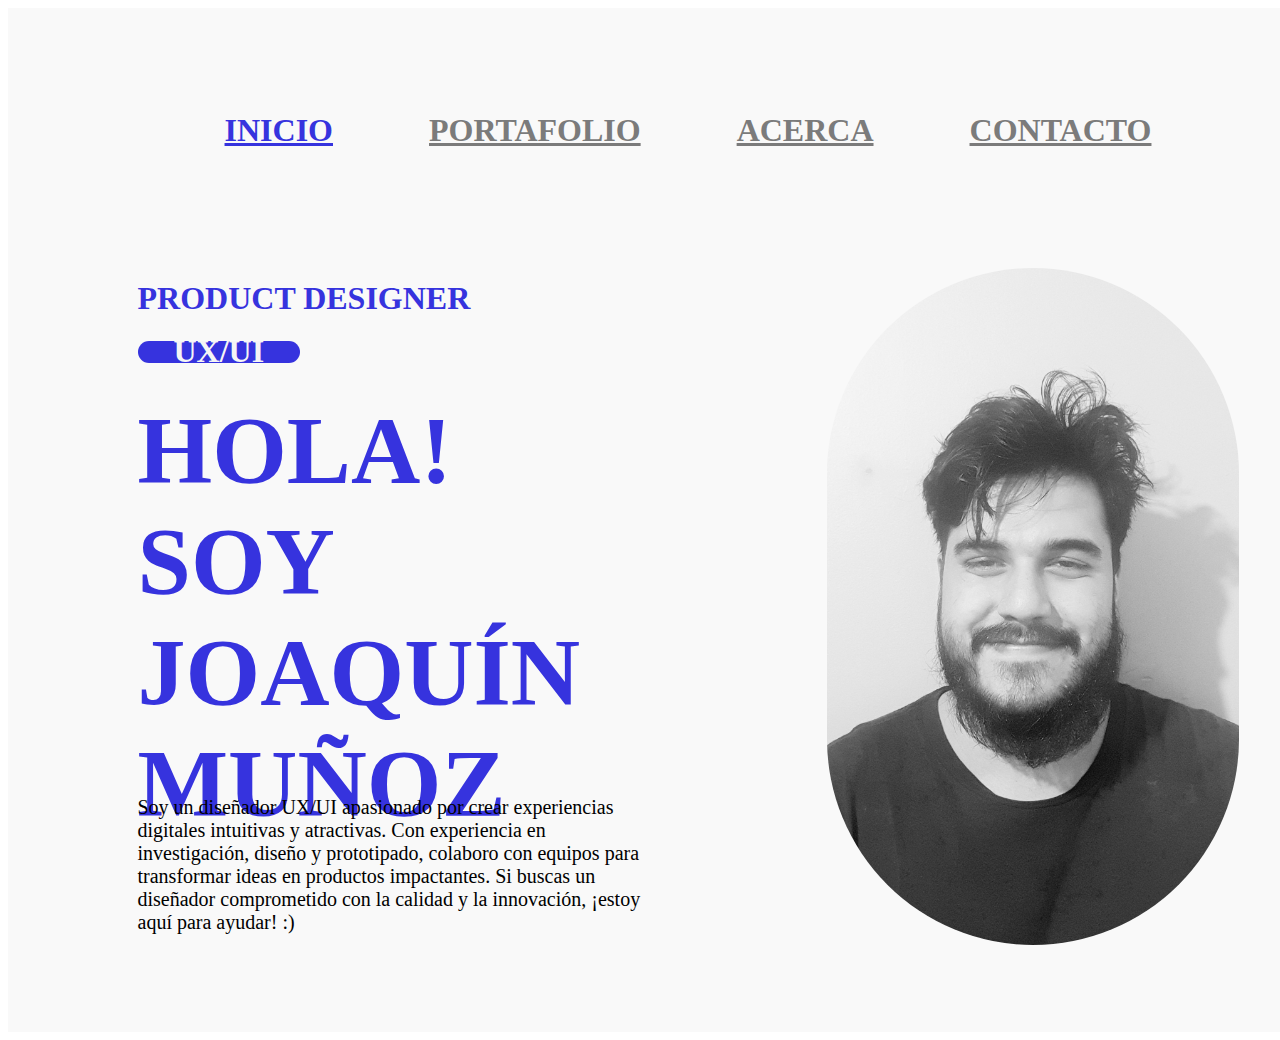
<file: index.html>
<!DOCTYPE html>
<html lang="es">
  <head>
    <meta charset="UTF-8" />
    <meta name="viewport" content="width=device-width, initial-scale=1.0" />
    <title>Joaquín Muñoz Quiroz</title>
    <link rel="stylesheet" href="inicio.css" />
  </head>
  <body>
    <div class="container">
      <div class="nav">
        <div class="nav-item">
          <a href="index.html" class="nav-text active">INICIO</a>
        </div>
        <div class="nav-item">
          <a href="portafolio.html" class="nav-text">PORTAFOLIO</a>
        </div>
        <div class="nav-item">
          <a href="acerca.html" class="nav-text">ACERCA</a>
        </div>
        <div class="nav-item">
          <a href="contacto.html" class="nav-text">CONTACTO</a>
        </div>
      </div>
      <div class="content">
        <div class="left-section">
          <div class="title">PRODUCT DESIGNER</div>
          <div class="description">
            <div class="badge">
              <div class="badge-text">UX/UI</div>
            </div>
            <div class="headline">HOLA! SOY <br />JOAQUÍN <br />MUÑOZ</div>
          </div>
          <div class="bio">
            Soy un diseñador UX/UI apasionado por crear experiencias digitales
            intuitivas y atractivas. Con experiencia en investigación, diseño y
            prototipado, colaboro con equipos para transformar ideas en
            productos impactantes. Si buscas un diseñador comprometido con la
            calidad y la innovación, ¡estoy aquí para ayudar! :)
          </div>
        </div>
        <img
          class="profile-image"
          src="profilepicture.jpg"
          alt="Imagen de Joaquín Muñoz"
        />
      </div>
    </div>
  </body>
</html>
</file>
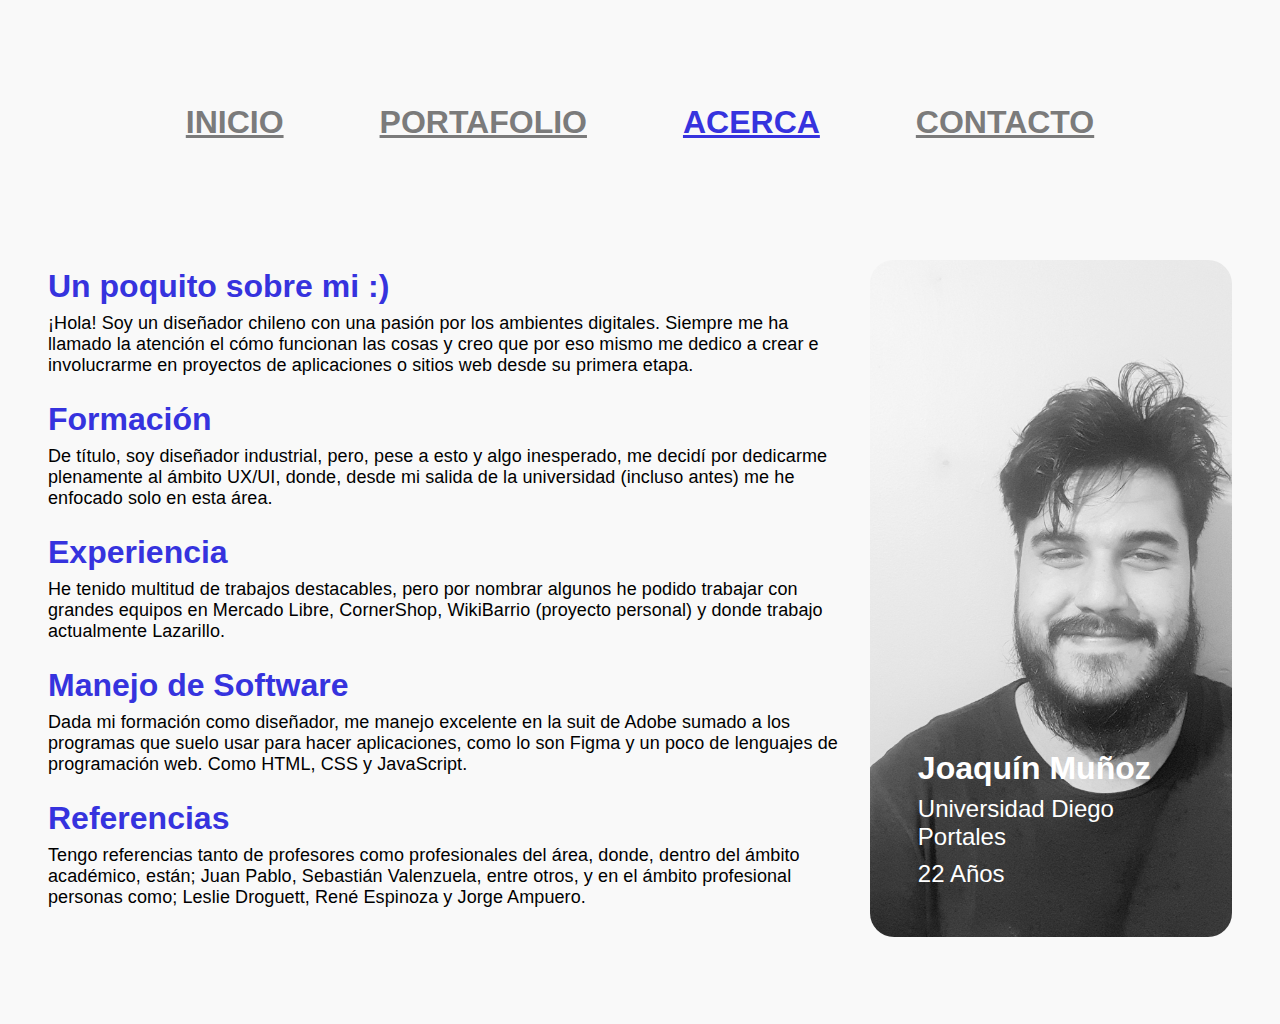
<file: acerca.html>
<!DOCTYPE html>
<html lang="es">
  <head>
    <meta charset="UTF-8" />
    <meta name="viewport" content="width=device-width, initial-scale=1.0" />
    <title>Joaquín Muñoz Quiroz</title>
    <link rel="stylesheet" href="acerca.css" />
  </head>
  <body>
    <div class="container">
      <div class="nav">
        <div class="nav-item">
          <a href="index.html" class="nav-text">INICIO</a>
        </div>
        <div class="nav-item">
          <a href="portafolio.html" class="nav-text">PORTAFOLIO</a>
        </div>
        <div class="nav-item">
          <a href="acerca.html" class="nav-text active">ACERCA</a>
        </div>
        <div class="nav-item">
          <a href="contacto.html" class="nav-text">CONTACTO</a>
        </div>
      </div>
      <div class="content">
        <div class="bio">
          <div class="bio-section">
            <div class="bio-title">Un poquito sobre mi :)</div>
            <div class="bio-text">
              ¡Hola! Soy un diseñador chileno con una pasión por los ambientes
              digitales. Siempre me ha llamado la atención el cómo funcionan las
              cosas y creo que por eso mismo me dedico a crear e involucrarme en
              proyectos de aplicaciones o sitios web desde su primera etapa.
            </div>
          </div>
          <div class="bio-section">
            <div class="bio-title">Formación</div>
            <div class="bio-text">
              De título, soy diseñador industrial, pero, pese a esto y algo
              inesperado, me decidí por dedicarme plenamente al ámbito UX/UI,
              donde, desde mi salida de la universidad (incluso antes) me he
              enfocado solo en esta área.
            </div>
          </div>
          <div class="bio-section">
            <div class="bio-title">Experiencia</div>
            <div class="bio-text">
              He tenido multitud de trabajos destacables, pero por nombrar
              algunos he podido trabajar con grandes equipos en Mercado Libre,
              CornerShop, WikiBarrio (proyecto personal) y donde trabajo
              actualmente Lazarillo.
            </div>
          </div>
          <div class="bio-section">
            <div class="bio-title">Manejo de Software</div>
            <div class="bio-text">
              Dada mi formación como diseñador, me manejo excelente en la suit
              de Adobe sumado a los programas que suelo usar para hacer
              aplicaciones, como lo son Figma y un poco de lenguajes de
              programación web. Como HTML, CSS y JavaScript.
            </div>
          </div>
          <div class="bio-section">
            <div class="bio-title">Referencias</div>
            <div class="bio-text">
              Tengo referencias tanto de profesores como profesionales del área,
              donde, dentro del ámbito académico, están; Juan Pablo, Sebastián
              Valenzuela, entre otros, y en el ámbito profesional personas como;
              Leslie Droguett, René Espinoza y Jorge Ampuero.
            </div>
          </div>
        </div>
        <div class="sidebar" style="background-image: url(profilepicture.jpg)">
          <div class="sidebar-title">Joaquín Muñoz</div>
          <div class="sidebar-content">
            <div class="sidebar-text">Universidad Diego Portales</div>
            <div class="sidebar-text">22 Años</div>
          </div>
        </div>
      </div>
    </div>
  </body>
</html>
</file>
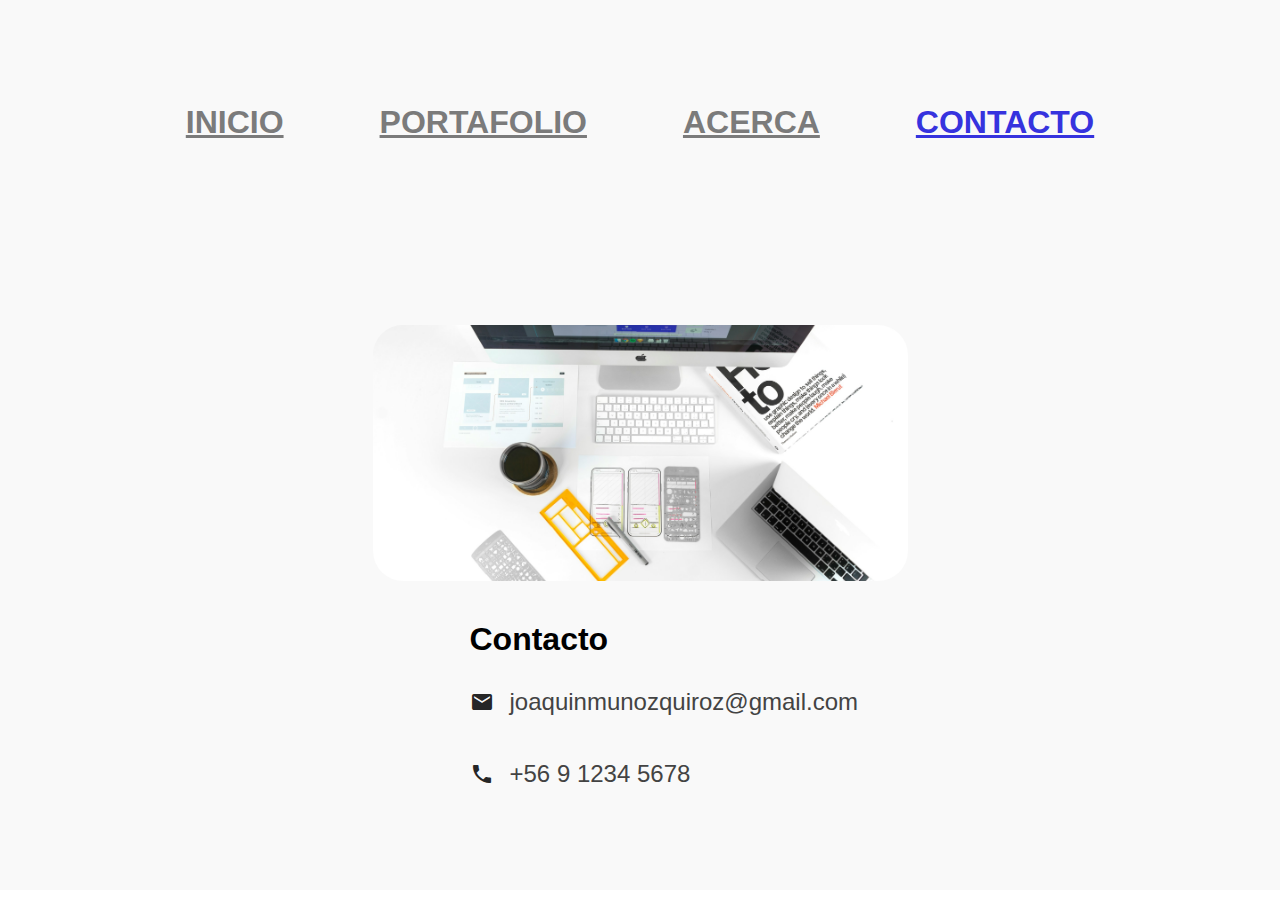
<file: contacto.html>
<!DOCTYPE html>
<html lang="es">
  <head>
    <meta charset="UTF-8" />
    <meta name="viewport" content="width=device-width, initial-scale=1.0" />
    <title>Joaquín Muñoz Quiroz</title>
    <link rel="stylesheet" href="contacto.css" />
    <link
      rel="stylesheet"
      href="https://fonts.googleapis.com/icon?family=Material+Icons"
    />
  </head>
  <body>
    <div class="container">
      <div class="nav">
        <div class="nav-item">
          <a href="index.html" class="nav-text">INICIO</a>
        </div>
        <div class="nav-item">
          <a href="portafolio.html" class="nav-text">PORTAFOLIO</a>
        </div>
        <div class="nav-item">
          <a href="acerca.html" class="nav-text">ACERCA</a>
        </div>
        <div class="nav-item">
          <a href="contacto.html" class="nav-text active">CONTACTO</a>
        </div>
      </div>
      <div class="content">
        <img
          class="profile-image"
          src="contactopicture.jpg"
          alt="Imagen de contacto"
        />
        <div class="contact">
          <div class="contact-title">Contacto</div>
          <div class="contact-details">
            <div class="contact-item">
              <i class="material-icons contact-icon">email</i>
              <div class="contact-text">joaquinmunozquiroz@gmail.com</div>
            </div>
            <div class="contact-item">
              <i class="material-icons contact-icon">phone</i>
              <div class="contact-text">+56 9 1234 5678</div>
            </div>
          </div>
        </div>
      </div>
    </div>
  </body>
</html>
</file>
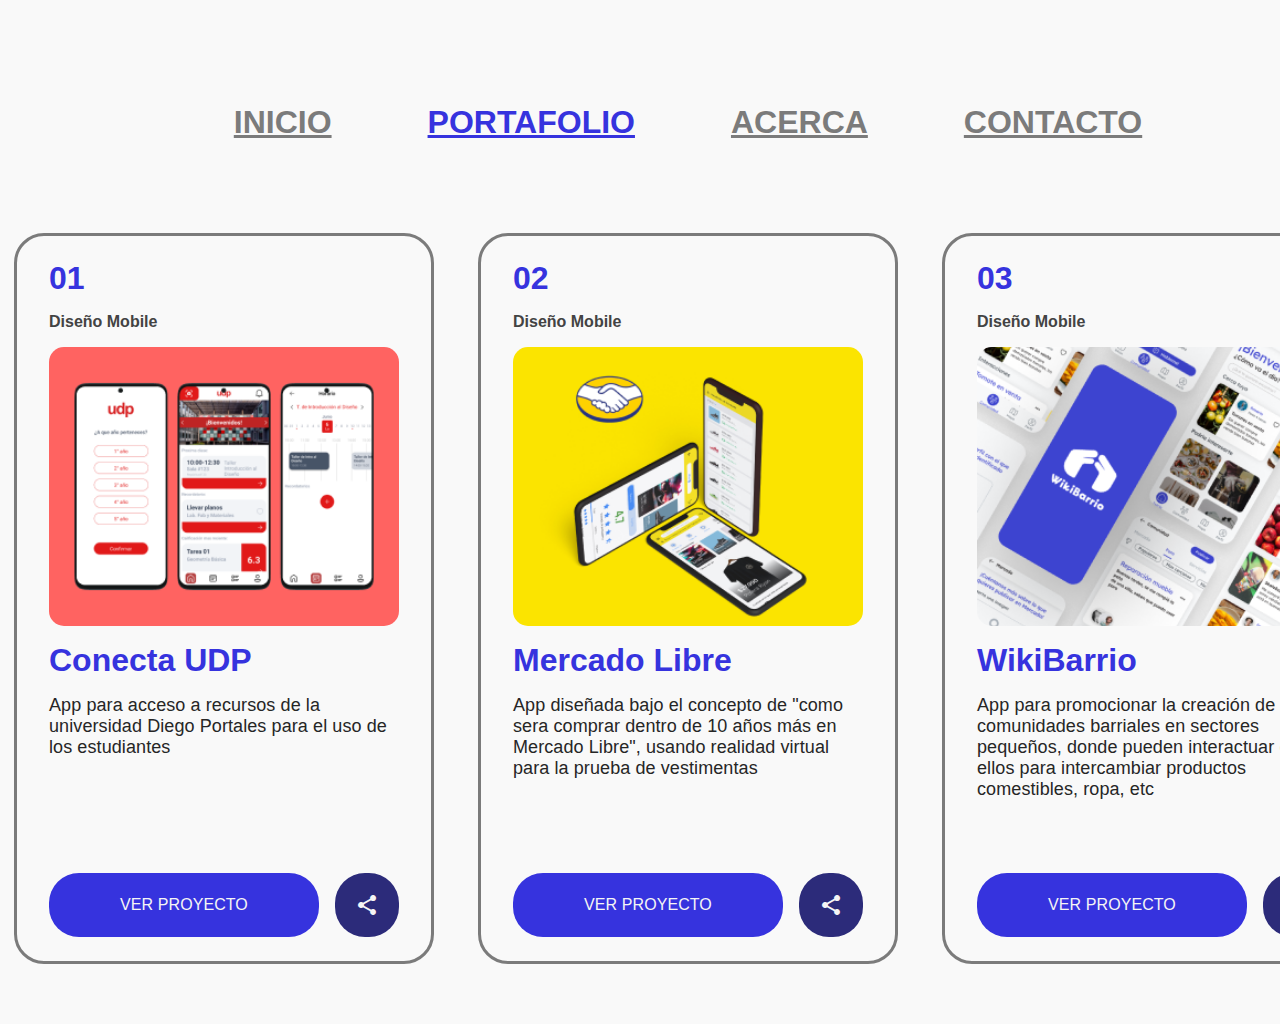
<file: portafolio.html>
<!DOCTYPE html>
<html lang="es">
  <head>
    <meta charset="UTF-8" />
    <meta name="viewport" content="width=device-width, initial-scale=1.0" />
    <title>Joaquín Muñoz Quiroz</title>
    <link rel="stylesheet" href="portafolio.css" />
    <link
      rel="stylesheet"
      href="https://fonts.googleapis.com/icon?family=Material+Icons"
    />
  </head>
  <body>
    <div class="container">
      <div class="nav">
        <div class="nav-item">
          <a href="index.html" class="nav-text">INICIO</a>
        </div>
        <div class="nav-item">
          <a href="portafolio.html" class="nav-text active">PORTAFOLIO</a>
        </div>
        <div class="nav-item">
          <a href="acerca.html" class="nav-text">ACERCA</a>
        </div>
        <div class="nav-item">
          <a href="contacto.html" class="nav-text">CONTACTO</a>
        </div>
      </div>
      <div class="content">
        <div class="project-card">
          <div class="project-number">01</div>
          <div class="project-type">Diseño Mobile</div>
          <img
            class="project-image"
            src="conectaudp.png"
            alt="Imagen del Proyecto"
          />
          <div class="project-title">Conecta UDP</div>
          <div class="project-description">
            App para acceso a recursos de la universidad Diego Portales para el
            uso de los estudiantes
          </div>
          <div class="project-actions">
            <div class="view-project-button">Ver proyecto</div>
            <div class="project-icon">
              <i class="material-icons icon">share</i>
            </div>
          </div>
        </div>
        <div class="project-card">
          <div class="project-number">02</div>
          <div class="project-type">Diseño Mobile</div>
          <img
            class="project-image"
            src="mercadolibre.png"
            alt="Imagen del Proyecto"
          />
          <div class="project-title">Mercado Libre</div>
          <div class="project-description">
            App diseñada bajo el concepto de "como sera comprar dentro de 10
            años más en Mercado Libre", usando realidad virtual para la prueba
            de vestimentas
          </div>
          <div class="project-actions">
            <div class="view-project-button">Ver proyecto</div>
            <div class="project-icon">
              <i class="material-icons icon">share</i>
            </div>
          </div>
        </div>
        <div class="project-card">
          <div class="project-number">03</div>
          <div class="project-type">Diseño Mobile</div>
          <img
            class="project-image"
            src="wikibarrio.png"
            alt="Imagen del Proyecto"
          />
          <div class="project-title">WikiBarrio</div>
          <div class="project-description">
            App para promocionar la creación de comunidades barriales en
            sectores pequeños, donde pueden interactuar entre ellos para
            intercambiar productos comestibles, ropa, etc
          </div>
          <div class="project-actions">
            <div class="view-project-button">Ver proyecto</div>
            <div class="project-icon">
              <i class="material-icons icon">share</i>
            </div>
          </div>
        </div>
      </div>
    </div>
  </body>
</html>
</file>
<file: inicio.css>
.container {
  width: 100%;
  height: 100%;
  padding: 87px 48px;
  background: #f9f9f9;
  display: flex;
  flex-direction: column;
  justify-content: flex-start;
  align-items: center;
  gap: 103px;
}

.nav {
  width: 1344px;
  height: 70px;
  display: flex;
  justify-content: center;
  align-items: center;
  gap: 64px;
}

.nav-item {
  height: 70px;
  padding: 0 16px;
  display: flex;
  flex-direction: column;
  justify-content: center;
  align-items: center;
}

.nav-text {
  text-align: center;
  color: #7b7b7b;
  font-size: 32px;
  font-family: Raleway;
  font-weight: 700;
  word-wrap: break-word;
}

.nav-text.active {
  color: #3633de;
  text-decoration: underline;
}

.content {
  width: 1344px;
  height: 677px;
  padding: 0 106px;
  display: flex;
  justify-content: center;
  align-items: center;
  gap: 170px;
}

.left-section {
  width: 519px;
  display: flex;
  flex-direction: column;
  justify-content: flex-start;
  align-items: flex-end;
  gap: 24px;
}

.title {
  align-self: stretch;
  color: #3633de;
  font-size: 32px;
  font-family: Raleway;
  font-weight: 700;
  word-wrap: break-word;
}

.description {
  align-self: stretch;
  height: 431px;
  display: flex;
  flex-direction: column;
  justify-content: flex-start;
  align-items: flex-start;
  gap: 32px;
}

.badge {
  padding: 11px 36px;
  background: #3633de;
  border-radius: 38px;
  overflow: hidden;
  display: flex;
  justify-content: center;
  align-items: center;
}

.badge-text {
  text-align: center;
  color: #f5f5f5;
  font-size: 32px;
  font-family: Raleway;
  font-weight: 700;
  word-wrap: break-word;
}

.headline {
  color: #3633de;
  font-size: 96px;
  font-family: Raleway;
  font-weight: 700;
  word-wrap: break-word;
}

.bio {
  align-self: stretch;
  color: black;
  font-size: 20px;
  font-family: Raleway;
  font-weight: 400;
  word-wrap: break-word;
}

.profile-image {
  width: 412px;
  height: 677px;
  border-radius: 350px;
  object-fit: cover;
}
</file>
<file: acerca.css>
body {
  margin: 0;
  padding: 0;
  font-family: Raleway, sans-serif;
}

.container {
  width: 100%;
  height: 100%;
  padding: 87px 48px;
  background: #f9f9f9;
  display: flex;
  flex-direction: column;
  align-items: center;
  gap: 103px;
  box-sizing: border-box;
}

.nav {
  width: 100%;
  max-width: 1344px;
  height: 70px;
  display: flex;
  justify-content: center;
  align-items: center;
  gap: 64px;
  box-sizing: border-box;
}

.nav-item {
  height: 70px;
  padding: 0 16px;
  display: flex;
  flex-direction: column;
  justify-content: center;
  align-items: center;
  box-sizing: border-box;
}

.nav-text {
  text-align: center;
  color: #7b7b7b;
  font-size: 32px;
  font-weight: 700;
  word-wrap: break-word;
}

.nav-text.active {
  color: #3633de;
  text-decoration: underline;
}

.content {
  align-self: stretch;
  flex: 1 1 0;
  justify-content: center;
  align-items: center;
  gap: 32px;
  display: flex;
  box-sizing: border-box;
}

.bio {
  width: 910px;
  padding-bottom: 20px;
  display: flex;
  flex-direction: column;
  justify-content: flex-start;
  align-items: flex-start;
  gap: 8px;
  box-sizing: border-box;
}

.bio-section {
  align-self: stretch;
  height: 125px;
  padding-top: 8px;
  padding-bottom: 8px;
  display: flex;
  flex-direction: column;
  justify-content: flex-start;
  align-items: flex-start;
  gap: 8px;
  box-sizing: border-box;
}

.bio-title {
  align-self: stretch;
  color: #3633de;
  font-size: 32px;
  font-weight: 700;
  word-wrap: break-word;
}

.bio-text {
  align-self: stretch;
  color: black;
  font-size: 18px;
  font-weight: 400;
  letter-spacing: 0.09px;
  word-wrap: break-word;
}

.sidebar {
  width: 402px;
  height: 677px;
  padding-top: 517px;
  padding-bottom: 48px;
  padding-left: 47.5px;
  padding-right: 47.5px;
  border-radius: 24px;
  display: flex;
  flex-direction: column;
  justify-content: flex-end;
  align-items: flex-start;
  gap: 8px;
  background-size: cover;
  box-sizing: border-box;
}

.sidebar-title {
  color: rgb(255, 255, 255);
  font-size: 32px;
  font-weight: 700;
  word-wrap: break-word;
}

.sidebar-content {
  padding-bottom: 1px;
  padding-right: 6px;
  display: flex;
  flex-direction: column;
  justify-content: center;
  align-items: flex-start;
  gap: 9px;
  box-sizing: border-box;
}

.sidebar-text {
  color: rgb(255, 255, 255);
  font-size: 24px;
  font-weight: 400;
  word-wrap: break-word;
}
</file>
<file: contacto.css>
body {
  margin: 0;
  padding: 0;
  font-family: Raleway, sans-serif;
}

.container {
  width: 100%;
  height: 100%;
  padding: 87px 48px;
  background: #f9f9f9;
  display: flex;
  flex-direction: column;
  justify-content: flex-start;
  align-items: center;
  gap: 168px;
  box-sizing: border-box;
}

.nav {
  width: 1344px;
  height: 70px;
  display: flex;
  justify-content: center;
  align-items: center;
  gap: 64px;
  box-sizing: border-box;
}

.nav-item {
  height: 70px;
  padding: 0 16px;
  display: flex;
  flex-direction: column;
  justify-content: center;
  align-items: center;
  box-sizing: border-box;
}

.nav-text {
  text-align: center;
  color: #7b7b7b;
  font-size: 32px;
  font-weight: 700;
  word-wrap: break-word;
}

.nav-text.active {
  color: #3633de;
  text-decoration: underline;
}

.content {
  align-self: stretch;
  height: 478px;
  display: flex;
  flex-direction: column;
  justify-content: flex-start;
  align-items: center;
  gap: 40px;
  box-sizing: border-box;
}

.profile-image {
  width: 535px;
  height: 256px;
  border-radius: 30px;
  object-fit: cover;
}

.contact {
  display: flex;
  flex-direction: column;
  justify-content: flex-start;
  align-items: flex-start;
  gap: 16px;
  box-sizing: border-box;
}

.contact-title {
  width: 150px;
  color: black;
  font-size: 32px;
  font-weight: 700;
  word-wrap: break-word;
}

.contact-details {
  width: 341px;
  height: 128px;
  display: flex;
  flex-direction: column;
  justify-content: center;
  align-items: flex-start;
  gap: 16px;
  box-sizing: border-box;
}

.contact-item {
  align-self: stretch;
  flex: 1 1 0;
  display: flex;
  justify-content: flex-start;
  align-items: center;
  gap: 16px;
  box-sizing: border-box;
}

.contact-icon {
  font-size: 56px;
  color: #262626;
}

.contact-text {
  color: #434343;
  font-size: 24px;
  font-weight: 400;
  word-wrap: break-word;
}
</file>
<file: portafolio.css>
body {
  margin: 0;
  padding: 0;
  font-family: Raleway, sans-serif;
}

.container {
  width: 100%;
  height: 100%;
  padding: 87px 48px;
  background: #f9f9f9;
  display: flex;
  flex-direction: column;
  justify-content: flex-start;
  align-items: center;
  gap: 103px;
}

.nav {
  width: 1344px;
  height: 70px;
  display: flex;
  justify-content: center;
  align-items: center;
  gap: 64px;
}

.nav-item {
  height: 70px;
  padding: 0 16px;
  display: flex;
  flex-direction: column;
  justify-content: center;
  align-items: center;
}

.nav-text {
  text-align: center;
  color: #7b7b7b;
  font-size: 32px;
  font-weight: 700;
  word-wrap: break-word;
}

.nav-text.active {
  color: #3633de;
  text-decoration: underline;
}

.content {
  height: 677px;
  display: flex;
  justify-content: center;
  align-items: center;
  gap: 44px;
}

.project-card {
  width: 350px; /* Adjusted width */
  height: 677px;
  padding: 24px 32px;
  background: #f9f9f9;
  border-radius: 30px;
  overflow: hidden;
  border: 3px #7b7b7b solid;
  display: flex;
  flex-direction: column;
  justify-content: flex-start;
  align-items: center;
  gap: 16px;
}

.project-number {
  align-self: stretch;
  color: #3633de;
  font-size: 32px;
  font-weight: 700;
  word-wrap: break-word;
}

.project-type {
  align-self: stretch;
  color: #434343;
  font-size: 16px;
  font-weight: 600;
  word-wrap: break-word;
}

.project-image {
  width: 100%; /* Adjusted to fill the container */
  height: 279px;
  border-radius: 15px;
  object-fit: cover;
}

.project-title {
  align-self: stretch;
  color: #3633de;
  font-size: 32px;
  font-weight: 700;
  word-wrap: break-word;
}

.project-description {
  align-self: stretch;
  color: #262626;
  font-size: 18px;
  font-weight: 400;
  letter-spacing: 0.09px;
  word-wrap: break-word;
}

.project-actions {
  align-self: stretch;
  flex: 1 1 0;
  display: flex;
  justify-content: center;
  align-items: flex-end;
  gap: 16px;
}

.view-project-button {
  flex: 1 1 0;
  height: 48px;
  padding: 8px 16px;
  background: #3633de;
  border-radius: 30px;
  display: flex;
  justify-content: center;
  align-items: center;
  color: #f5f5f5;
  font-size: 16px;
  font-weight: 500;
  text-transform: uppercase;
  letter-spacing: 0.08px;
  word-wrap: break-word;
}

.project-icon {
  width: 48px;
  height: 48px;
  padding: 8px;
  background: #2c2b7a;
  border-radius: 30px;
  display: flex;
  justify-content: center;
  align-items: center;
}

.icon {
  font-size: 24px;
  color: #f5f5f5;
}
</file>
